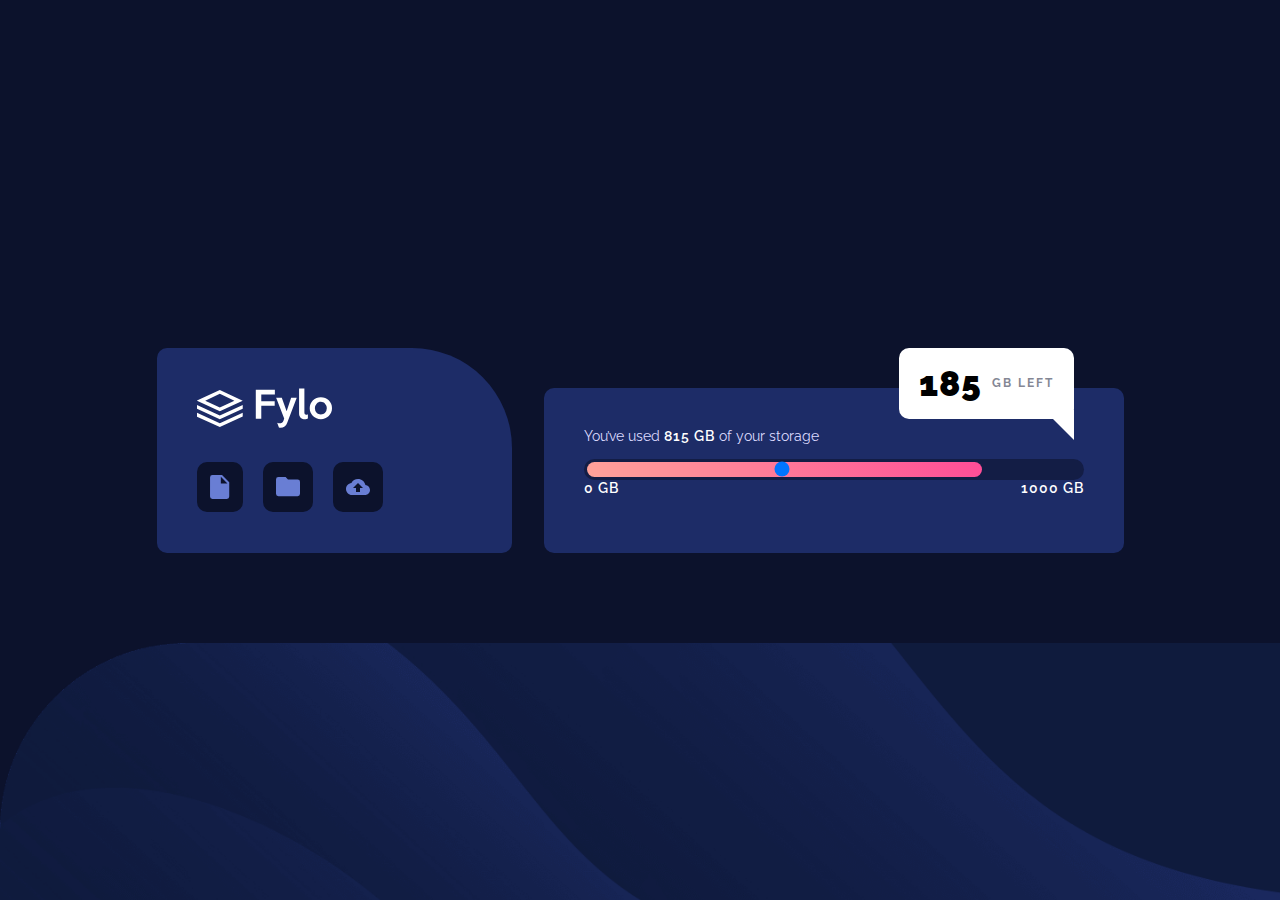
<file: Fylo Data Storage/index.html>
<!DOCTYPE html>
<html lang="en">

<head>
  <meta charset="UTF-8">
  <meta name="viewport" content="width=device-width, initial-scale=1.0">
  <!-- displays site properly based on user's device -->

  <title>Frontend Mentor | Fylo data storage component</title>

  <link rel="icon" type="image/png" sizes="32x32" href="./images/favicon-32x32.png">
  <link rel="stylesheet" href="style.css">
  

  <link rel="preconnect" href="https://fonts.googleapis.com">
<link rel="preconnect" href="https://fonts.gstatic.com" crossorigin>
<link href="https://fonts.googleapis.com/css2?family=Raleway:wght@400;900&display=swap" rel="stylesheet"> 

  
  
</head>

<body>
  <main>
    <div class="container">

      <div class="functions">
        <div class="logo"><img src="images/logo.svg" alt=""></div>
        <div class="features">
          <div class="document"><img src="images/icon-document.svg" alt=""></div>
          <div class="folder"> <img src="images/icon-folder.svg" alt=""></div>
          <div class="upload"><img src="images/icon-upload.svg" alt=""></div>
        </div>
      </div>

      <div class="user-data">
        <div class="usage">
          You’ve used   <b>815 GB</b>  of your storage
        </div>

        <div class="slidecontainer">
          <input type="range" min="1" max="100" value="50" class="slider" id="myRange">
        </div>

        <div class="data-left">
          <div class="gb"> 185 </div> <p>GB LEFT</p>
        </div>

        <div class="range">
          <div>0 GB</div>
          <div>1000 GB</div>
        
        </div>
      </div>
    </div>
  </main>

  
</body>

</html>
</file>
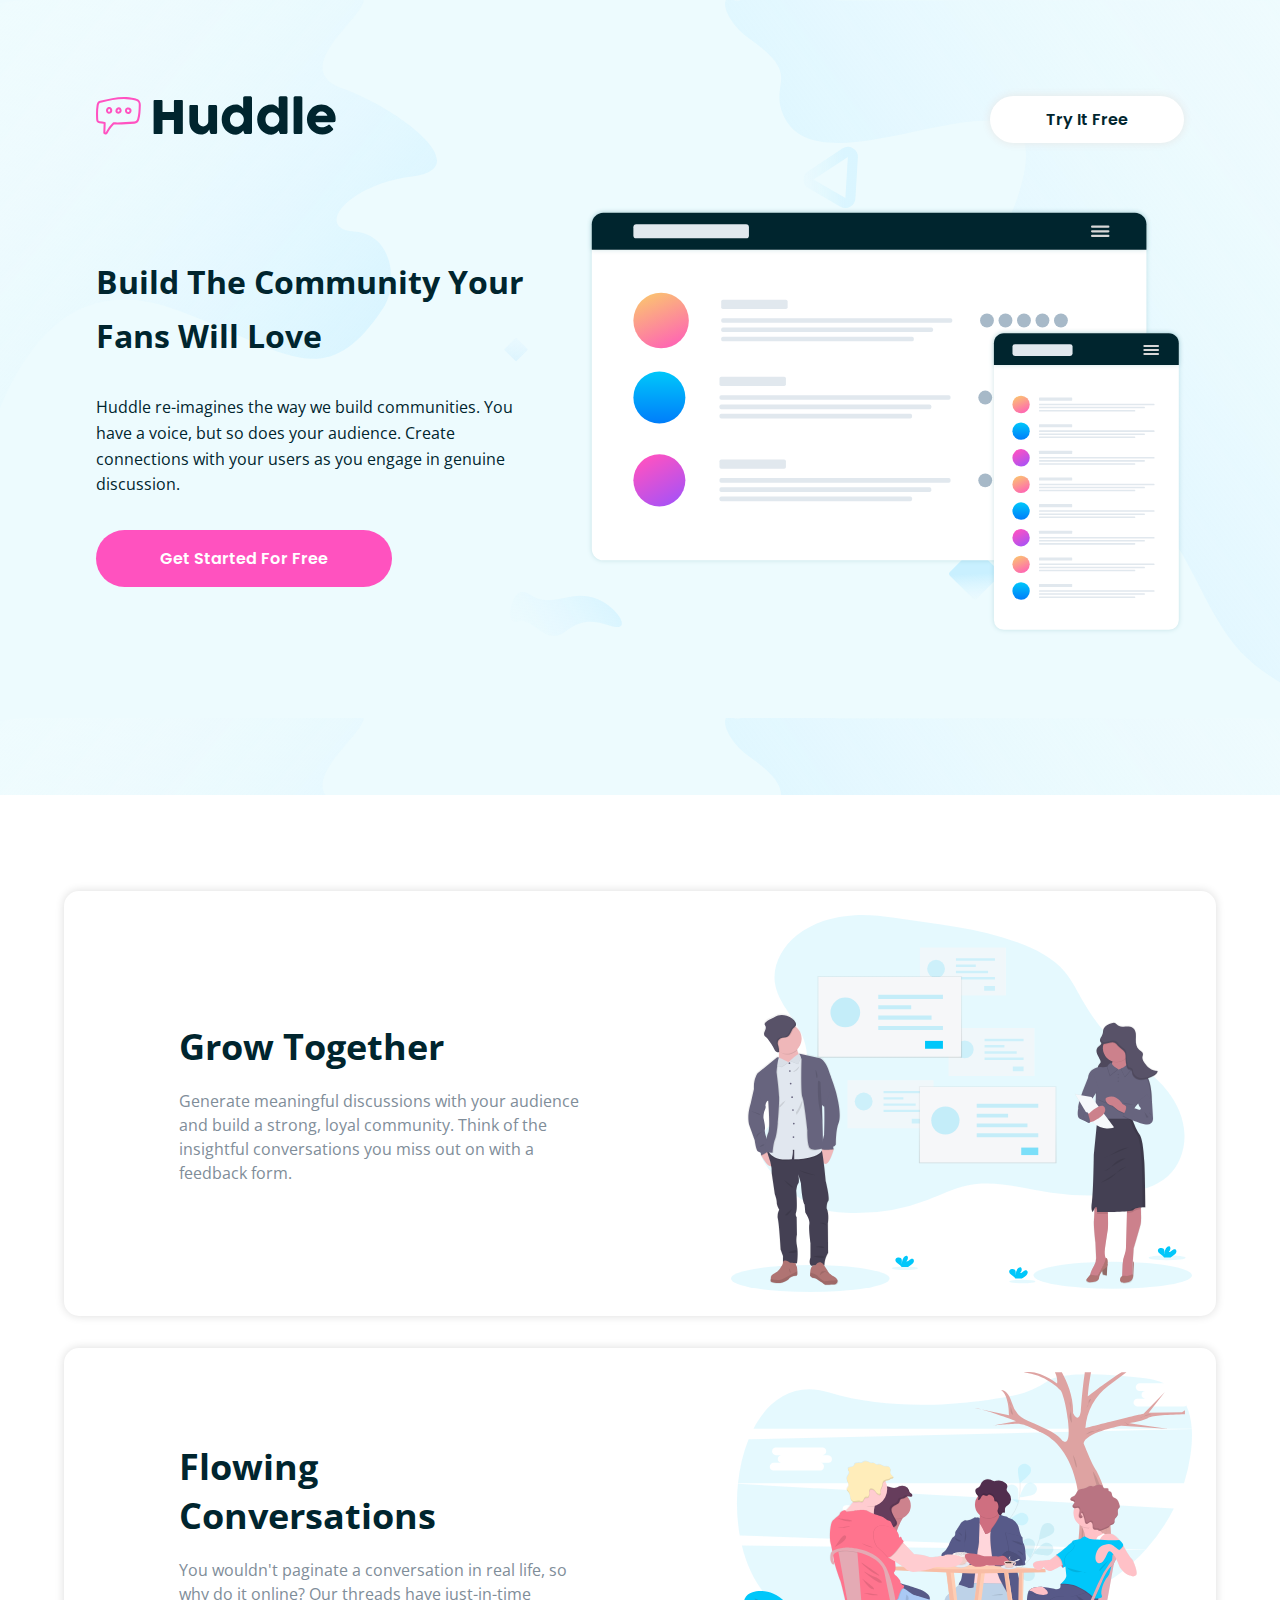
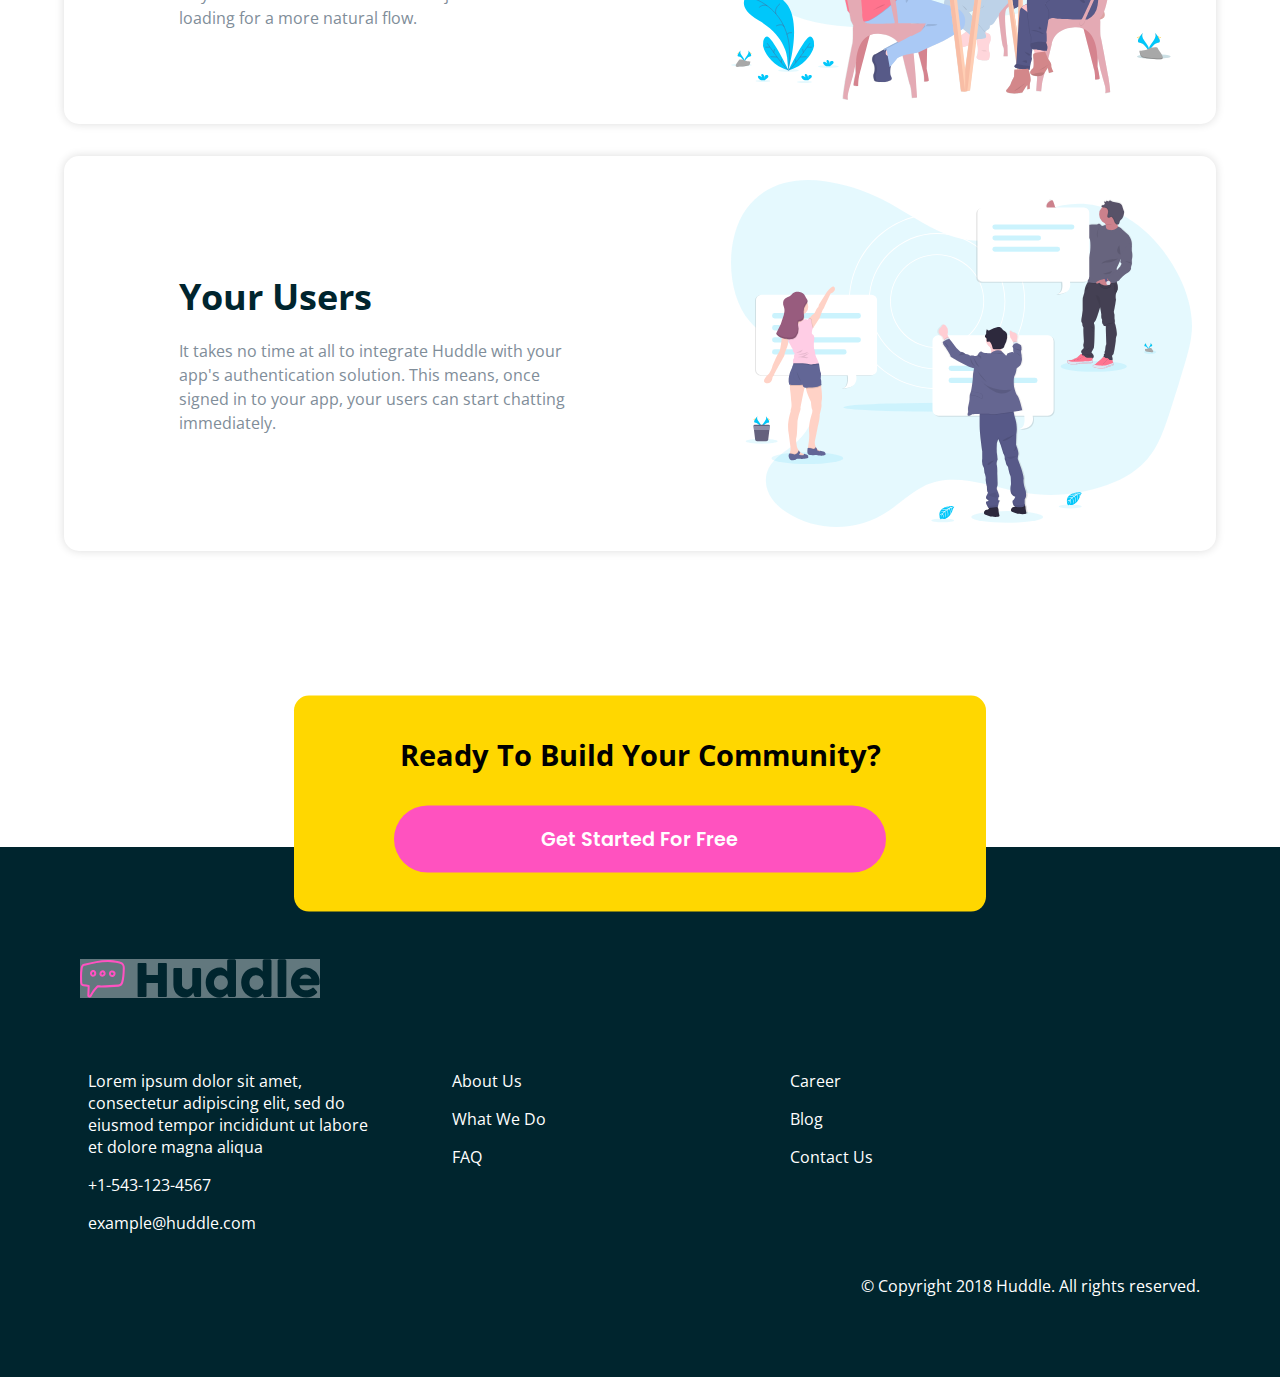
<file: Huddle landing page/index.html>
<!DOCTYPE html>
<html lang="en">

<head>
  <meta charset="UTF-8">
  <meta name="viewport" content="width=device-width, initial-scale=1.0">
  <!-- displays site properly based on user's device -->

  <link rel="icon" type="image/png" sizes="32x32" href="./images/favicon-32x32.png">

  <title>Frontend Mentor | Huddle landing page with alternating feature blocks</title>

  <!-- Feel free to remove these styles or customise in your own stylesheet 👍 -->

  <link rel="stylesheet" href="style.css">

</head>

<body>

  <header>
    <div class="top-bar">
      <img src="images/logo.svg" alt="">
      <a class="button try-button" href="#"> Try It Free </a>
    </div>
    <div class="container">

      <div class="text-box">
        <h1> Build The Community Your Fans Will Love</h1>

        <p> Huddle re-imagines the way we build communities. You have a voice, but so does your audience.
          Create connections with your users as you engage in genuine discussion.
        </p>

        <a class="button start-button " href="#"> Get Started For Free </a>
      </div>

      <img class="chat-img" src="images/illustration-mockups.svg" alt="">
    </div>
  </header>

  <main>
    <div class="main">
      <div class="box">
        <div class="text">
          <h2> Grow Together </h2>

          <p> Generate meaningful discussions with your audience and build a strong, loyal community.
            Think of the insightful conversations you miss out on with a feedback form.
          </p>
        </div>
        <img class="image grow-image" src="images/illustration-grow-together.svg" alt="">
      </div>

      <div class="box">
        <div class="text">
          <h2> Flowing Conversations </h2>

          <p> You wouldn't paginate a conversation in real life, so why do it online? Our threads
            have just-in-time loading for a more natural flow.
          </p>
        </div>
        <img class="image flowing-image" src="images/illustration-flowing-conversation.svg" alt="">
      </div>
      <div class="box">
        <div class="text">
          <h2> Your Users </h2>

          <p>It takes no time at all to integrate Huddle with your app's authentication solution.
            This means, once signed in to your app, your users can start chatting immediately.
          </p>
        </div>
        <img class="image your-image" src="images/illustration-your-users.svg" alt="">
      </div>

      <div class="invitation-box">
       <h2> Ready To Build Your Community? </h2>

        <a class="button start-button invite-button " href="#"> Get Started For Free</a>
      </div>
    </div>
  </main>

  <footer>
    <img class="footer-image" src="images/logo.svg" alt="">
    <div class="bottom-bar">
      <ul class="contact-info" >
        <li>
          Lorem ipsum dolor sit amet, consectetur adipiscing elit, sed do eiusmod tempor
          incididunt ut labore et dolore magna aliqua
        </li>

       <li> +1-543-123-4567 </li>
       <li> example@huddle.com </li>
      </ul>

      <ul >
       <li> <a href="#"> About Us </a></li>
       <li> <a href="#"> What We Do </a></li>
       <li> <a href="#"> FAQ </a></li>
      </ul>

      <ul>
       <li><a href="#"> Career </a></li>
       <li> <a href="#">Blog </a></li>
       <li> <a href="#">Contact Us </a></li>
      </ul>
    </div>

   

    <div class="copyright">
      &copy; Copyright 2018 Huddle. All rights reserved.
    </div>
  </footer>


</body>

</html>
</file>
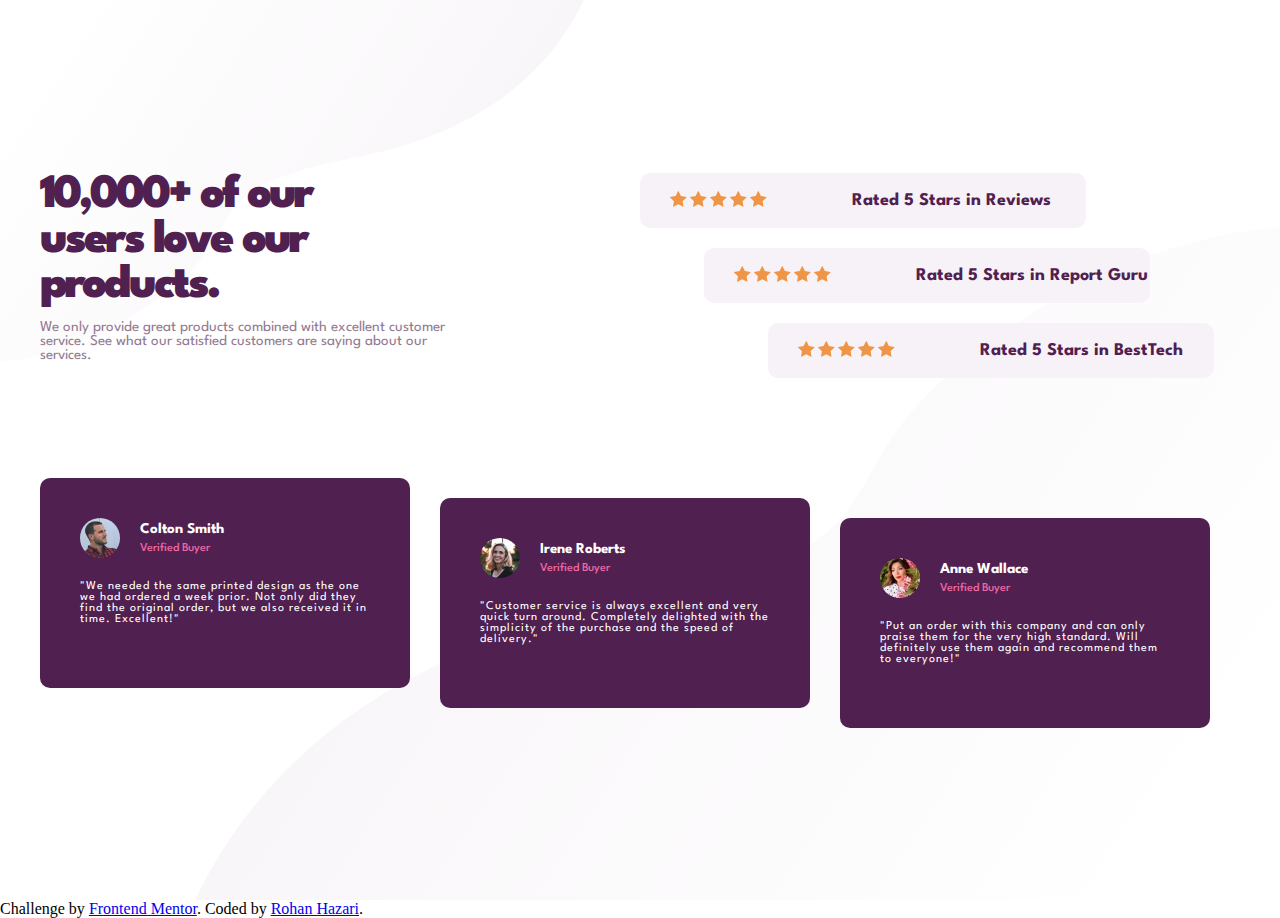
<file: Social-Proof-Section-Master/index.html>
<!DOCTYPE html>
<html lang="en">

<head>
  <meta charset="UTF-8" />
  <meta name="viewport" content="width=device-width, initial-scale=1.0" />
  <!-- displays site properly based on user's device -->

  <link rel="icon" type="image/png" sizes="32x32" href="./images/favicon-32x32.png" />

  <link rel="stylesheet" href="style.css">

  <link rel="preconnect" href="https://fonts.googleapis.com">
<link rel="preconnect" href="https://fonts.gstatic.com" crossorigin>
<link href="https://fonts.googleapis.com/css2?family=Spartan:wght@500&display=swap" rel="stylesheet"> 

  <title>Frontend Mentor | Social proof section</title>

 
</head>

<body>
  <main>
    <div class="container">
      <div class="product">
      <h1> 10,000+ of our users love our products. </h1>


      <div class="service">
        We only provide great products combined with excellent customer service.
        See what our satisfied customers are saying about our services.
      </div>
    </div>

    <div class="ratings">
      <div class="rating-top">
        <div class="ratings-icon">
        <img src="images/icon-star.svg" alt="">
        <img src="images/icon-star.svg" alt="">
        <img src="images/icon-star.svg" alt="">
        <img src="images/icon-star.svg" alt="">
        <img src="images/icon-star.svg" alt="">
      </div>

        <h2> Rated 5 Stars in Reviews</h2>
      </div>
      <div class="rating-middle">
        <div class="ratings-icon">
        <img src="images/icon-star.svg" alt="">
        <img src="images/icon-star.svg" alt="">
        <img src="images/icon-star.svg" alt="">
        <img src="images/icon-star.svg" alt="">
        <img src="images/icon-star.svg" alt="">
      </div>
        <h2>Rated 5 Stars in Report Guru</h2>
      </div>
      <div class="rating-bottom">
        <div class="ratings-icon">
        <img src="images/icon-star.svg" alt="">
        <img src="images/icon-star.svg" alt="">
        <img src="images/icon-star.svg" alt="">
        <img src="images/icon-star.svg" alt="">
        <img src="images/icon-star.svg" alt="">
      </div>

         <h2>Rated 5 Stars in BestTech</h2>
      </div>
    </div>

    <div class="reviews">
      <div class="testimony review-left">
        <div class="profile">
        <div class="image">
        <img src="images/image-colton.jpg" alt="">
      </div>
      <div class="data">
        <div class="name">Colton Smith </div>
        <h2> Verified Buyer </h2>
      </div>
      </div>
      
        <p>
          "We needed the same printed design as the one we had ordered a week prior.
          Not only did they find the original order, but we also received it in time.
          Excellent!"
        </p>
      </div>

      <div class=" testimony review-middle">
        <div class="profile">
        <div class="image">
        <img src="images/image-irene.jpg" alt="">
      </div>
      <div class="data">
        <div class="name"> Irene Roberts </div>
        <h2> Verified Buyer </h2>
      </div>
      </div>
        <p> "Customer service is always excellent and very quick turn around. Completely
          delighted with the simplicity of the purchase and the speed of delivery."
        </p>
      </div>

      <div class="testimony review-right">
        <div class="profile">
        <div class="image">
        <img src="images/image-anne.jpg" alt="">
      </div>
      <div class="data">
        <div class="name">
          Anne Wallace
        </div>
        <h2>
          Verified Buyer
        </h2>
      </div>
      </div>
        <p>
          "Put an order with this company and can only praise them for the very high
          standard. Will definitely use them again and recommend them to everyone!"
        </p>
      </div>
    </div>
    </div>
  </main>

  <div class="attribution">
    Challenge by
    <a href="https://www.frontendmentor.io?ref=challenge" target="_blank">Frontend Mentor</a>. Coded by <a href="#">Rohan Hazari</a>.
  </div>
</body>

</html>
</file>
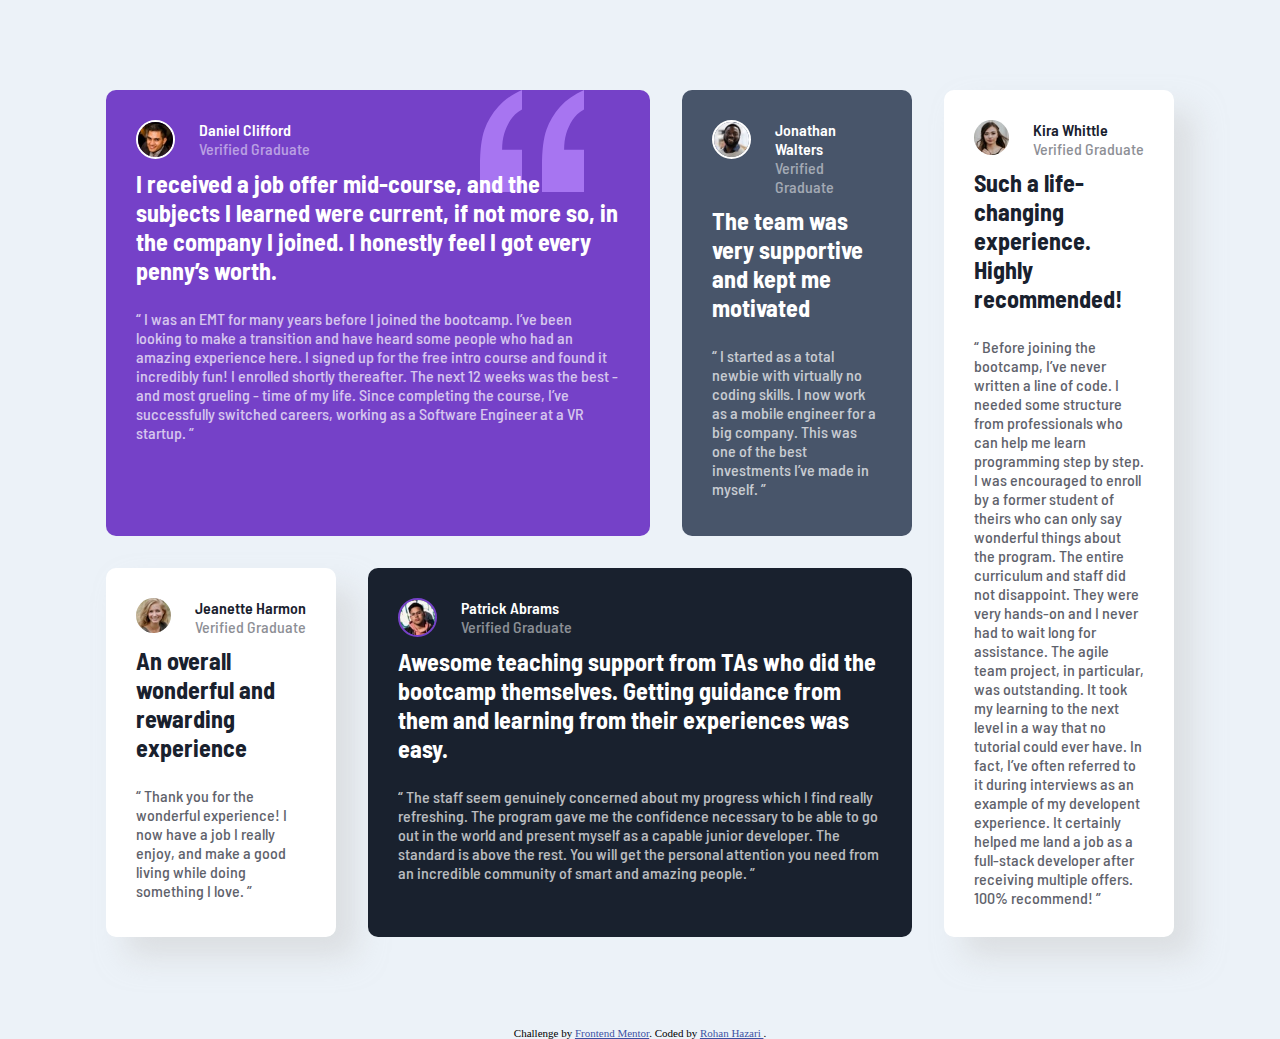
<file: Testimonial Grid project/index.html>
<!DOCTYPE html>
<html lang="en">

<head>
  <meta charset="UTF-8">
  <meta name="viewport" content="width=device-width, initial-scale=1.0">
  <!-- displays site properly based on user's device -->

  <link rel="preconnect" href="https://fonts.googleapis.com">
<link rel="preconnect" href="https://fonts.gstatic.com" crossorigin>
<link href="https://fonts.googleapis.com/css2?family=Barlow+Semi+Condensed:wght@500&display=swap" rel="stylesheet">
  <link rel="icon" type="image/png" sizes="32x32" href="./images/favicon-32x32.png">

  <title>Frontend Mentor | [Testimonial Grid]</title>
  <link rel="stylesheet" href="style.css">

  <!-- Feel free to remove these styles or customise in your own stylesheet 👍 -->
  <style>
    .attribution {
      font-size: 11px;
      text-align: center;
    }

    .attribution a {
      color: hsl(228, 45%, 44%);
    }
  </style>
</head>

<body>
  <div class="main">

    <div class="testimony one">
      <div class="info">
      <div class="image"><img src="images/image-daniel.jpg" alt=""></div>
      <div class="data">
      <div class="name"> Daniel Clifford</div>
      <div class="degree">Verified Graduate</div>
    </div>
    </div>

      <h2>
        I received a job offer mid-course, and the subjects I learned were current, if not more so,
        in the company I joined. I honestly feel I got every penny’s worth.
      </h2>

      <p>
        “ I was an EMT for many years before I joined the bootcamp. I’ve been looking to make a
        transition and have heard some people who had an amazing experience here. I signed up
        for the free intro course and found it incredibly fun! I enrolled shortly thereafter.
        The next 12 weeks was the best - and most grueling - time of my life. Since completing
        the course, I’ve successfully switched careers, working as a Software Engineer at a VR startup. ”
      </p>

    </div>
    <div class="testimony two">
      <div class="info">
      <div class="image"><img src="images/image-jonathan.jpg" alt=""></div>
      <div class="data">
      <div class="name"> Jonathan Walters </div>
      <div class="degree"> Verified Graduate</div>
    </div>
    </div>

      <h2>
        The team was very supportive and kept me motivated
      </h2>

      <p>
        “ I started as a total newbie with virtually no coding skills. I now work as a mobile engineer
        for a big company. This was one of the best investments I’ve made in myself. ”
      </p>
    </div>
    <div class="testimony three">
      <div class="info">
      <div class="image"><img src="images/image-jeanette.jpg" alt=""></div>
      <div class="data">
      <div class="name">Jeanette Harmon</div> 
      <div class="degree">Verified Graduate</div>
    </div>
    </div>

      <h2>
        An overall wonderful and rewarding experience
      </h2>

      <p>
        “ Thank you for the wonderful experience! I now have a job I really enjoy, and make a good living
        while doing something I love. ”
      </p>
    </div>

    <div class="testimony four">
      <div class="info">
      <div class="image"><img src="images/image-patrick.jpg" alt=""></div>
      <div class="data">
      <div class="name">Patrick Abrams</div>
      <div class="degree">Verified Graduate</div>
    </div>
    </div>

      <h2>
        Awesome teaching support from TAs who did the bootcamp themselves. Getting guidance from them and
        learning from their experiences was easy.
      </h2>

      <p>
        “ The staff seem genuinely concerned about my progress which I find really refreshing. The program
        gave me the confidence necessary to be able to go out in the world and present myself as a capable
        junior developer. The standard is above the rest. You will get the personal attention you need from
        an incredible community of smart and amazing people. ”
      </p>
    </div>

    <div class="testimony five">
      <div class="info">
      <div class="image"><img src="images/image-kira.jpg" alt=""></div>
      <div class="data">
      <div class="name">Kira Whittle</div>
      <div class="degree">Verified Graduate</div>
    </div>
    </div>

      <h2>
        Such a life-changing experience. Highly recommended!
      </h2>

      <p>
        “ Before joining the bootcamp, I’ve never written a line of code. I needed some structure from
        professionals who can help me learn programming step by step. I was encouraged to enroll by a former
        student of theirs who can only say wonderful things about the program. The entire curriculum and staff
        did not disappoint. They were very hands-on and I never had to wait long for assistance. The agile team
        project, in particular, was outstanding. It took my learning to the next level in a way that no tutorial
        could ever have. In fact, I’ve often referred to it during interviews as an example of my developent
        experience. It certainly helped me land a job as a full-stack developer after receiving multiple offers.
        100% recommend! ”
      </p>
    </div>
  </div>

  <div class="attribution">
    Challenge by <a href="https://www.frontendmentor.io?ref=challenge" target="_blank">Frontend Mentor</a>.
    Coded by <a href="#">Rohan Hazari </a>.
  </div>
</body>

</html>
</file>
<file: Fylo Data Storage/style.css>
*{
    margin: 0;
    padding: 0;
}
body{
    /* width: 1440px; */
    background-color: hsl(229, 57%, 11%);
}
main{
    min-height: 100vh;
    background-image: url("images/bg-desktop.png");
    background-position: 50% 122%;
    background-attachment: fixed;
    background-repeat: no-repeat;
    background-size: 100%;
    display: flex;
    
    
}
.user-data,
.functions{
    background-color: hsl(228, 56%, 26%);
    
    
}
.container{
    margin: auto;

    display: flex;
    /* gap: 1.5rem; */
}

.functions{
    width: 275px;
    height: 125px;
    padding: 40px;
    margin-right: 2em;
    border-radius: 10px;
    border-top-right-radius:100px ;

}

.features{
    display: flex;
    
}
.logo{
    margin-bottom: 30px;
}

.document,
.folder,
.upload{
    background-color:  hsl(229, 57%, 11%);
    font-size: 20px;
    display: flex;
    justify-content: center;
    align-items: center;
    padding: 13px;
    border-radius: 10px;
    margin-right: 1em;
}

.user-data{
    margin-top: 40px;
    width: 500px;
    height: 85px;
    padding: 40px;
    border-radius: 10px;
    font-size: 14px;
    font-family: 'Raleway', sans-serif;
    /* font-weight: 400; */
    color:  hsl(243, 100%, 93%);
    position: relative;
}

.range,
.usage b{
    color: white;
    font-weight: 600;
    letter-spacing: 1px;
}

.usage{
    margin-bottom: 15px;
}

.slider{
    -webkit-appearance: none;
    /* margin-bottom: 0px; */
    width: 80%;
    border-radius: 15px;
    background-image: linear-gradient(45deg,hsl(6, 100%, 80%),hsl(335, 100%, 65%));
    background-repeat: no-repeat;
    /* background-size: 80%; */
    background-color:hsl(229, 57%, 11%) ;
    height: 15px;
    display: flex;
    /* justify-content: center; */
    align-items: center;
    opacity: 1;
}
.slider:hover{
    opacity: 0.9;
}

.slidecontainer{
    border-radius: 15px;
    padding: 3px;
    background-color:hsla(229, 57%, 11%, 0.568);
}


.range{
    display: flex;
    justify-content: space-between;
    font-weight: 600;
}

.data-left{
    background-color: white;
    color: black;
    font-size: 12px;
    padding: 15px 20px;
    position: absolute;
    display: flex;
    justify-content: center;
    align-items: center;
    right: 50px;
    top: -40px;
    border-radius: 10px;
}
.data-left::after{
    content: "";
    position: absolute;
    right: 0;
    bottom: -30%;
    /* background-color: white; */
    width: 0;
    height: 0;
    border-top: 30px solid white;
    border-left: 30px solid transparent;
    display: block;
    /* border: 10px solid red; */
}

.data-left .gb{
    font-size: 35px;
    font-weight:900;
    letter-spacing: 1px;
}

.data-left p{
    padding-left: 10px;
   font-weight: 700;
    color:  hsl(229, 7%, 55%);
    letter-spacing: 2px;
}

@media screen and (max-width:1020px){
    *{
        margin: 0;
        padding: 0;
    }
    body{
        background-image: url("images/bg-mobile.png");
        background-repeat: no-repeat;
        background-size:100%; 

    }
    main{
        display: flex;
        background-image: none;
        justify-content: center;
        /* background-position: bottom ;
        background-size:contain; */
    }
    .container{
        display: grid;
        gap: 20px;
    }
    .functions,
    .user-data{
        width: 70%;
    }
    .user-data{
        margin-top: 0px;
    }
    .usage{
        display: flex;
        justify-content: center;
        font-size: 12px;
        letter-spacing: 1px;
    }
   
    .data-left{
    background-color: white;
    color: black;
    font-size: 12px;
    width: 50%;
    padding: 15px;
    position: absolute;    
    right: 50%;
    top: 85%;
    transform: translateX(50%);
    }
    .data-left::after{
        display: none;
    }
    .slider{
        height: 10px;
    }
    
}
</file>
<file: Huddle landing page/style.css>
@import url('https://fonts.googleapis.com/css2?family=Poppins:wght@600&display=swap');
@import url('https://fonts.googleapis.com/css2?family=Open+Sans:wght@400;700&display=swap');
*{
    margin: 0;
    padding: 0;
    box-sizing: border-box;
} 

/*                <--  COMMONE STYLING               -->                  */
a{
    text-decoration: none;
}

.button{
    font-family: 'Poppins', sans-serif;
    font-weight: 600;
    padding: 0.7em 3.5em;
    border-radius: 100px;
    /* border: 2px solid red; */
    transition: opacity 500ms;
}
.button:hover{
    opacity: 0.7;
}

img{
    max-width: 100%;
    align-self: flex-start;
}

/*                        <--  HEADER   -->                      */
header{ 
    background-image: url("images/bg-hero-desktop.svg");
    background-color: #edfbfe;
    padding: 6em;
    margin-bottom: 6rem;
    transition: padding 500ms ease-in;
}
.container{
    display: flex;   
    justify-content: space-between;
    font-family: 'Open Sans', sans-serif;
    margin: 4rem 0;
    color:hsl(192, 100%, 9%);
}

.top-bar{
    display: flex;
    justify-content: space-between;
    align-items: center;
}

.try-button{
    background-color: white;
    box-shadow: 0 0 10px rgb(231, 231, 231);
    color: hsl(192, 100%, 9%);
}

.text-box{
    display: flex;
    flex-direction: column;
    margin: auto 0;
    align-items: flex-start;
    width: 40%;

    line-height: 1.6;
}
.chat-img{
    width: 55%;
}
.text-box h1{
    font-weight: 700;
    line-height: 1.7;
}

.text-box p{
    font-weight: 400;
    padding: 2em 0;
}

.start-button{
    padding:  1em 4em;
    background-color: hsl(322, 100%, 66%);
    color: white;
}

/*                  <--     main      -->                        */

.main{
    width: 90%;
    margin:  auto;
    font-family: 'Open Sans', sans-serif;
    display: flex;
    flex-direction: column;
    gap: 2em;

    position: relative;
}

.box{
    display: flex;
    /* border: 2px solid red; */
    justify-content: space-between;
    align-items: flex-start;
    border-radius: 15px;
    box-shadow: 0 0 10px gainsboro;
}
.text{
    width: 45%;
    margin: auto 0;
    padding-left: 10%;
    font-size: 1.5rem;
}

.image{
    width:40%;
    margin:1.5rem;
}

.text h2{
    font-weight: 700;
    color:hsl(192, 100%, 9%);
    padding: 0 0 0.5em 0;
}
.text p{
    font-weight: 400;
    color: hsl(208, 11%, 55%);
    font-size: 1rem;
    line-height: 1.5;
}

.invitation-box{
    /* border: 2px solid red; */
    position:relative;
    /* right: 50%; */
    bottom: 0;
    transform: translateY(30%);

    background-color: gold;

    border-radius: 15px;
        
    margin: 0 auto ;
    width: 60%;
    max-width: 900px;
    padding: 2em;
    margin-top: 3rem;
    gap: 2rem;
    font-size: 1.2rem;

    display: flex;
    flex-direction: column;
    
    text-align: center;
    
}


.invitation-box a{
    margin: 0 auto;
    width: 80%;
}
.invite-button{
    transition: color 400ms,background-color 300ms;
}

.invite-button:hover{
    opacity: 1;
    color:hsl(322, 100%, 66%);
    background-color: white;
    box-shadow: 0 0 10px hsl(322, 100%, 66%);
}


/*                                <--    FOOTER       -->                     */
footer{
    
    background-color: hsl(192, 100%, 9%);
    color: white;
    font-family: 'Open Sans', sans-serif;
    /* font-weight: 400; */
    padding: 5em;
}

footer img{
    color: white;
    background-color: rgba(255, 255, 255, 0.383);

}
.footer-image{
    display: block;
    margin: 2rem 0;
}

.bottom-bar{
    width: 90%;   
    display: flex;
}

ul{
    
    width: 40%;
    padding: 2em;
}
.contact-info{
    width: 40%;
    padding-left:0;
}
li{
    list-style: none;
    padding: 0.51em;
}
li a{
    text-decoration: none;
    color: white;
}
li a:hover{
    border-bottom: 1px solid white;
}

.copyright{
    text-align: right;
}

@media (max-width:800px){

    .text-box,
    .chat-img,
    .text,
    .image{
        margin: 0 auto;
        width: 80%;
    }

    header{
        padding:2em ;
        background-image: url("images/bg-hero-mobile.svg");
    }

    .top-bar{
        /* justify-content: flex-start; */
        align-items: center;
    }

    .top-bar img{
        width: 30%;
        /* transform: scale(0.5); */
        
        
    }
    .try-button{
       
       
    }

    .top-bar a{
        font-size: 0.7rem;
        
    }

    .text-box{
        padding: 2.5em 0;
    }
    
    .text-box a{
        margin: auto;
    }

    .container{
        flex-direction: column;
        text-align: center;
    }

    .box{
        flex-direction: column-reverse;
        padding: 2rem;
        text-align: center;
    }

    .text{
        padding: 1em 0;
    }


    .invitation-box{
        width: 100%;
        font-size: 0.7rem;
        padding: 1em;
        gap: 1rem;
    }
    
    footer{
        padding: 1em;
        font-size: 0.7rem;
        
    }
    

    .copyright{
        text-align: center;
    }


}
</file>
<file: Social-Proof-Section-Master/style.css>
*{
    margin: 0;
    padding: 0;
    
}
:root{
    --review-bg: hsl(300, 43%, 22%);
    --rating-bg: hsl(300, 24%, 96%);

    --font-clr: hsl(300, 43%, 22%);
    --softpink-clr:hsl(333, 80%, 67%);

    --service-clr:hsl(303, 10%, 53%);

    
}
main{
    /* max-width: 1440px; */
    background-image: url("images/bg-pattern-top-desktop.svg"),
    url("images/bg-pattern-bottom-desktop.svg");
    background-position: top left,bottom right;
    background-repeat: no-repeat;
    width: 100%;
    min-height: 100vh;
    display: flex;
    justify-content: center;
    align-items: center;
    font-family: 'Spartan', sans-serif;
    font-size: 15px;    
    margin: auto;
}
.container{
    width:100%;
    display: grid;
    margin: 3em;
    grid-template-columns: 50% 50%;

}
.product,
.ratings,
.reviews{
    margin: 40px;
}
.product{
    width: 80%;
    font-weight: 400;
}
.product h1{
    width: 70%;
    margin-bottom: 0.25em;
    letter-spacing: -3px;
    font-size: 3rem;
    font-weight:900;
    color: var(--font-clr);

}
.service{
    width: 85%;
    color: var(--service-clr);
}

.reviews{
    grid-column: 1/span 2;
    font-weight: 500;
}

.ratings{
    width: 100%;
    /* display: flex;
    flex-direction: column; */
    display: grid;
    /* gap: 20px; */
    margin: 40px 40px 40px 0;
    color: var(--font-clr);
    font-weight: 600;
}
.ratings-icon{
    width:150px;
    margin-right: 2rem;
}
.rating-top,
.rating-middle,
.rating-bottom{
    background-color: var(--rating-bg);
    width: 65%;

    
    padding: 1.5em 0em 1.5em 2.5em;
    display: flex;
    align-items:center;
    justify-content: flex-start;
    font-size: 12px;
    border-radius: 10px;
    margin-bottom: 20px;
}
.rating-middle{
    margin-left: 10%;
}
.rating-bottom{
    margin-left: 20%;
}

.reviews{
    display: flex;
    flex-direction: row;
    
}
.review-left{
    margin-bottom: 40px;
}
.review-middle{
    margin-top: 20px;
    margin-bottom: 20px;

}
.review-right{
    margin-top: 40px;
}

.testimony{
    background-color: var(--review-bg);
    border-radius: 10px;
    margin-right: 30px;
    padding: 40px 40px 20px 40px;
    color: white;
    width: 25vw;
    min-height: 150px;
    /* font-size: 12px; */
}
.testimony h2{
    color: var(--softpink-clr);
    font-weight: 500;
    font-size: 12px;
}
.testimony p{
    margin-top: 20px;
    font-weight: 400;
    font-size: 12px;
    letter-spacing: 1px;
}
.name{
    font-weight: 700;
}
.data{
    line-height:20px;
    margin-left: 20px;
}
.profile{
    display: flex;
    align-items: center;
}

.image img{
    border-radius: 50%;
    width: 40px;
}
@media (max-width:1000px){
    
    .container{
        width: 90%;
        display:grid;
        margin: 20px 0;
        grid-template-columns: 100%;
    }
    .product,
    .ratings,
    .reviews{
    margin: 0;
    width:100%;
    display:grid;
    place-items: center;
    gap:20px;
    margin-bottom: 25px;
    }
    .product{
        text-align: center;
    }
    .product h1{
        font-size: 2rem;
        width:90%;
    }
    .service{
        
        width:100%;
    }
    .ratings{
        grid-row: 2/3;
        display: flex;
        flex-direction: column;
    }
    .reviews{
        flex-direction: column;
        /* grid-column: span 1; */
        grid-row: 3/4;
    }
    .rating-top,
    .rating-middle,
    .rating-bottom{
        display: flex;
        flex-direction: column;
        justify-content: center;
        padding: 1em;
        margin: 0;
        width: 90%;
    }
    .ratings-icon{
        margin: 0;
        width: 100%;
        display: flex;
        justify-content: center;
        padding: 1em 0 1.5em 0;
    }
    .testimony{
        margin: 0;
        width:90%;
        padding: 40px 20px;
    /* max-width:400px; */
    }
    .testimony p{
        max-width:500px ;
    }
}
</file>
<file: Testimonial Grid project/style.css>
*{
    margin: 0;
    padding: 0;
}
body{
    background-color: hsl(210, 46%, 95%);

}
.main{
    font-family: 'Barlow Semi Condensed', sans-serif;
    display: grid;
    place-content: center;
    gap: 2rem;
    margin: 10vh 1vw;
     
    grid-template-columns: 18vw 22vw 18vw 18vw;
    grid-template-rows: min 40vh min 40vh;
}
.testimony{
    padding: 30px 30px;
    border-radius:10px;
    
}
.name{
    font-weight:600;
}
.info{
    display :flex ;
    margin-bottom: 10px;
}
.data{
    margin-left: 1.5rem;
}
.degree{
    opacity: 50%;
    font-weight:500;
}
h2{
    margin-bottom: 1.5rem;
}
p{
    
    font-weight: 500;
    opacity: 70%;
}
.image img{
    width: 35px;
    border-radius: 50%;
    display: block;
}
.one{
    background-image: url("images/bg-pattern-quotation.svg");
    background-repeat: no-repeat;
    background-position: top right 15% ;
    

    background-color:hsl(263, 55%, 52%);
    color: hsl(0, 0%, 100%);
    grid-column: 1/span 2;
}
.one .image img{
    border: 2px solid white;
}
.two{
    background-color:hsl(217, 19%, 35%);
    color: hsl(0, 0%, 100%);
}
.two .image img{
    border: 2px solid white;
}
.three{
    background-color:hsl(0, 0%, 100%);
    color:  hsl(219, 29%, 14%);
    box-shadow: 20px 20px 30px hsla(0, 0%, 80%, 0.507);
}
.four{
    background-color:hsl(219, 29%, 14%);
    color: hsl(0, 0%, 100%);
    grid-column: 2/span 2;
}
.four .image img{
    border: 2px solid hsl(263, 55%, 52%);
}
.five{
    
    background-color:hsl(0, 0%, 100%);
    color:hsl(219, 29%, 14%);
    box-shadow: 20px 20px 30px hsla(0, 0%, 80%, 0.507);
    grid-column: 4;
    grid-row: 1/span 2;
}
@media only screen and (max-width:1216px){
    .main{
        margin: 4vw;
        display: grid;
        grid-template-columns: repeat(4,20vw);
        
    }
    .testimony{
        border-radius: 10px;
    }

    .one{
        grid-column: 1/5;
    }
    
    .two{
        grid-column: 1/3;
    }
    .three{
        grid-column: 3/5;
    }
    .four{
        grid-column: 1/5;
    }
    .five{
        grid-column: 1/5;
        grid-row: 4;
    }
}
@media only screen and (max-width:750px){
    .main{
        margin: 4vw;
        display: grid;
        grid-template-columns: 90vw;
        
    }
    .testimony{
        border-radius: 10px;
    }

   
    .one{
        background-position: top  right 10% ;
        /* background-size: 40%; */
        grid-column: 1/2;
    }
    
    .two{
        grid-column: 1/2;
    }
    .three{
        grid-column: 1/2;
    }
    .four{
        grid-column: 1/2;
    }
    .five{
        grid-column: 1/2;
        grid-row: 5;
    }
}
</file>
